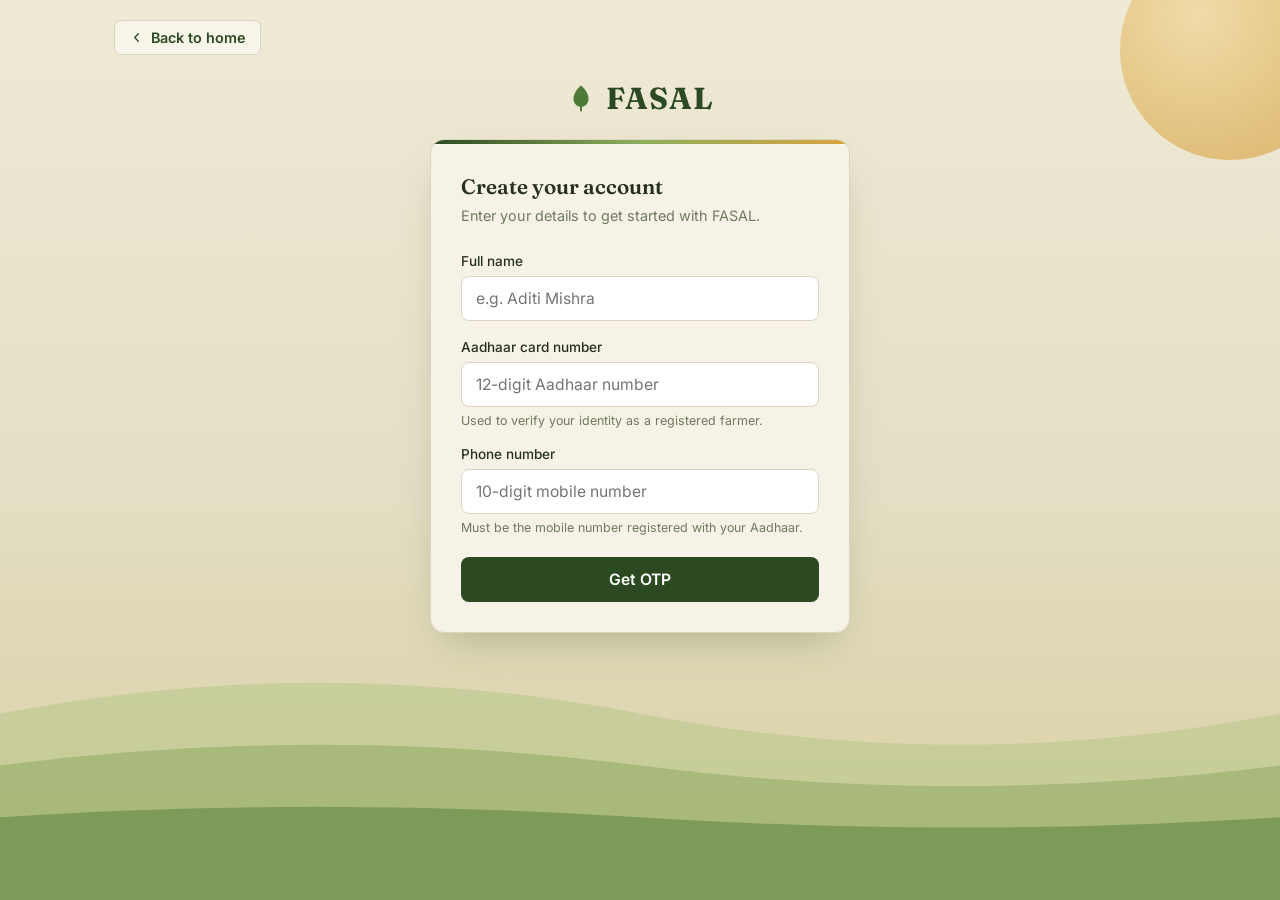
<file: index.html>
<!DOCTYPE html>
<html lang="en">
<head>
<meta charset="UTF-8">
<meta name="viewport" content="width=device-width, initial-scale=1.0">
<title>FASAL — Create your account</title>
<link rel="preconnect" href="https://fonts.googleapis.com">
<link href="https://fonts.googleapis.com/css2?family=Fraunces:wght@500;600;700&family=Inter:wght@400;500;600&display=swap" rel="stylesheet">
<link rel="stylesheet" href="style.css">
<script src="script.js" defer></script>
</head>
<body>

<div class="sun"></div>
<svg class="field-rows" viewBox="0 0 1440 400" preserveAspectRatio="none" xmlns="http://www.w3.org/2000/svg">
  <path d="M0,400 L0,220 Q360,160 720,220 T1440,220 L1440,400 Z" fill="#B7C68A" opacity="0.55"/>
  <path d="M0,400 L0,270 Q360,230 720,270 T1440,270 L1440,400 Z" fill="#93AE68" opacity="0.6"/>
  <path d="M0,400 L0,320 Q360,300 720,320 T1440,320 L1440,400 Z" fill="#6E8F4E" opacity="0.75"/>
</svg>

<div class="topbar">
  <a href="home.html" class="home-link">
    <svg viewBox="0 0 24 24" fill="none" stroke="currentColor" stroke-width="2" stroke-linecap="round" stroke-linejoin="round">
      <path d="M15 18l-6-6 6-6"/>
    </svg>
    Back to home
  </a>
</div>

<div class="page-center">
<div class="wrap">
  <div class="brand-row">
    <svg viewBox="0 0 24 24" fill="none">
      <path d="M12 2C12 2 6 6.5 6 12.5C6 16.09 8.69 19 12 19C15.31 19 18 16.09 18 12.5C18 6.5 12 2 12 2Z" fill="#4E7A38"/>
      <path d="M12 19V22" stroke="#4E7A38" stroke-width="1.6" stroke-linecap="round"/>
    </svg>
    <h1>FASAL</h1>
  </div>

  <div class="card">

    <!-- STEP 1: Name + Aadhaar + Phone -->
    <div class="step active" id="step1">
      <div class="step-title">Create your account</div>
      <div class="step-sub">Enter your details to get started with FASAL.</div>

      <div class="field" id="nameField">
        <label for="fullName">Full name</label>
        <input type="text" id="fullName" placeholder="e.g. Aditi Mishra" autocomplete="name">
        <div class="err">Please enter your full name.</div>
      </div>

      <div class="field" id="aadhaarField">
        <label for="aadhaar">Aadhaar card number</label>
        <input type="text" id="aadhaar" placeholder="12-digit Aadhaar number" maxlength="12" inputmode="numeric">
        <div class="hint">Used to verify your identity as a registered farmer.</div>
        <div class="err">Enter a valid 12-digit Aadhaar number.</div>
      </div>

      <div class="field" id="phoneField">
        <label for="phone">Phone number</label>
        <input type="tel" id="phone" placeholder="10-digit mobile number" maxlength="10" autocomplete="tel">
        <div class="hint">Must be the mobile number registered with your Aadhaar.</div>
        <div class="err">Enter a valid 10-digit phone number.</div>
      </div>

      <button class="btn" id="getOtpBtn">Get OTP</button>
    </div>

    <!-- STEP 2: OTP -->
    <div class="step" id="step2">
      <div class="step-title">Verify your number</div>
      <div class="step-sub">We've sent a one-time code to <span id="phoneEcho"></span>.</div>

      <div class="field" id="otpField">
        <label for="otp">Enter OTP</label>
        <input type="text" id="otp" placeholder="6-digit code" maxlength="6">
        <div class="hint">Demo mode — enter any 6 digits to continue.</div>
        <div class="err">Enter a valid 6-digit OTP.</div>
      </div>

      <button class="btn" id="verifyOtpBtn">Verify &amp; continue</button>
      <a class="back-link" id="backTo1">&larr; Back</a>
    </div>

    <!-- STEP 3: Create password -->
    <div class="step" id="step3">
      <div class="step-title">Set your password</div>
      <div class="step-sub">Your FARM ID has been generated automatically.</div>

      <div class="uid-display">
        <div>
          <span class="uid-label">Your FARM ID</span>
          <span class="uid-text" id="uidText"></span>
        </div>
        <span class="uid-tag">Auto-generated</span>
      </div>

      <div class="field" id="pwField">
        <label for="password">Create password</label>
        <input type="password" id="password" placeholder="At least 6 characters" autocomplete="new-password">
        <div class="err">Password must be at least 6 characters.</div>
      </div>

      <div class="field" id="pwConfirmField">
        <label for="passwordConfirm">Confirm password</label>
        <input type="password" id="passwordConfirm" placeholder="Re-enter your password" autocomplete="new-password">
        <div class="err">Passwords do not match.</div>
      </div>

      <button class="btn" id="createAccountBtn">Create account</button>
    </div>

    <!-- STEP 4: Success -->
    <div class="step success" id="step4">
      <div class="success-icon">
        <svg viewBox="0 0 24 24" fill="none">
          <path d="M5 13l4 4L19 7" stroke="#fff" stroke-width="2.4" stroke-linecap="round" stroke-linejoin="round"/>
        </svg>
      </div>
      <div class="step-title">Account created successfully</div>
      <div class="step-sub">Welcome to FASAL, <span id="nameEcho"></span>. You can now sign in with your new credentials.</div>

      <div class="uid-display">
        <div>
          <span class="uid-label">FARM ID</span>
          <span class="uid-text" id="uidFinal"></span>
        </div>
      </div>

      <button class="btn" id="doneBtn">Continue to sign in</button>
      <a href="fasal-home.html" class="home-cta">Back to FASAL home</a>
    </div>

  </div>
</div>
</div>



</body>
</html>
</file>
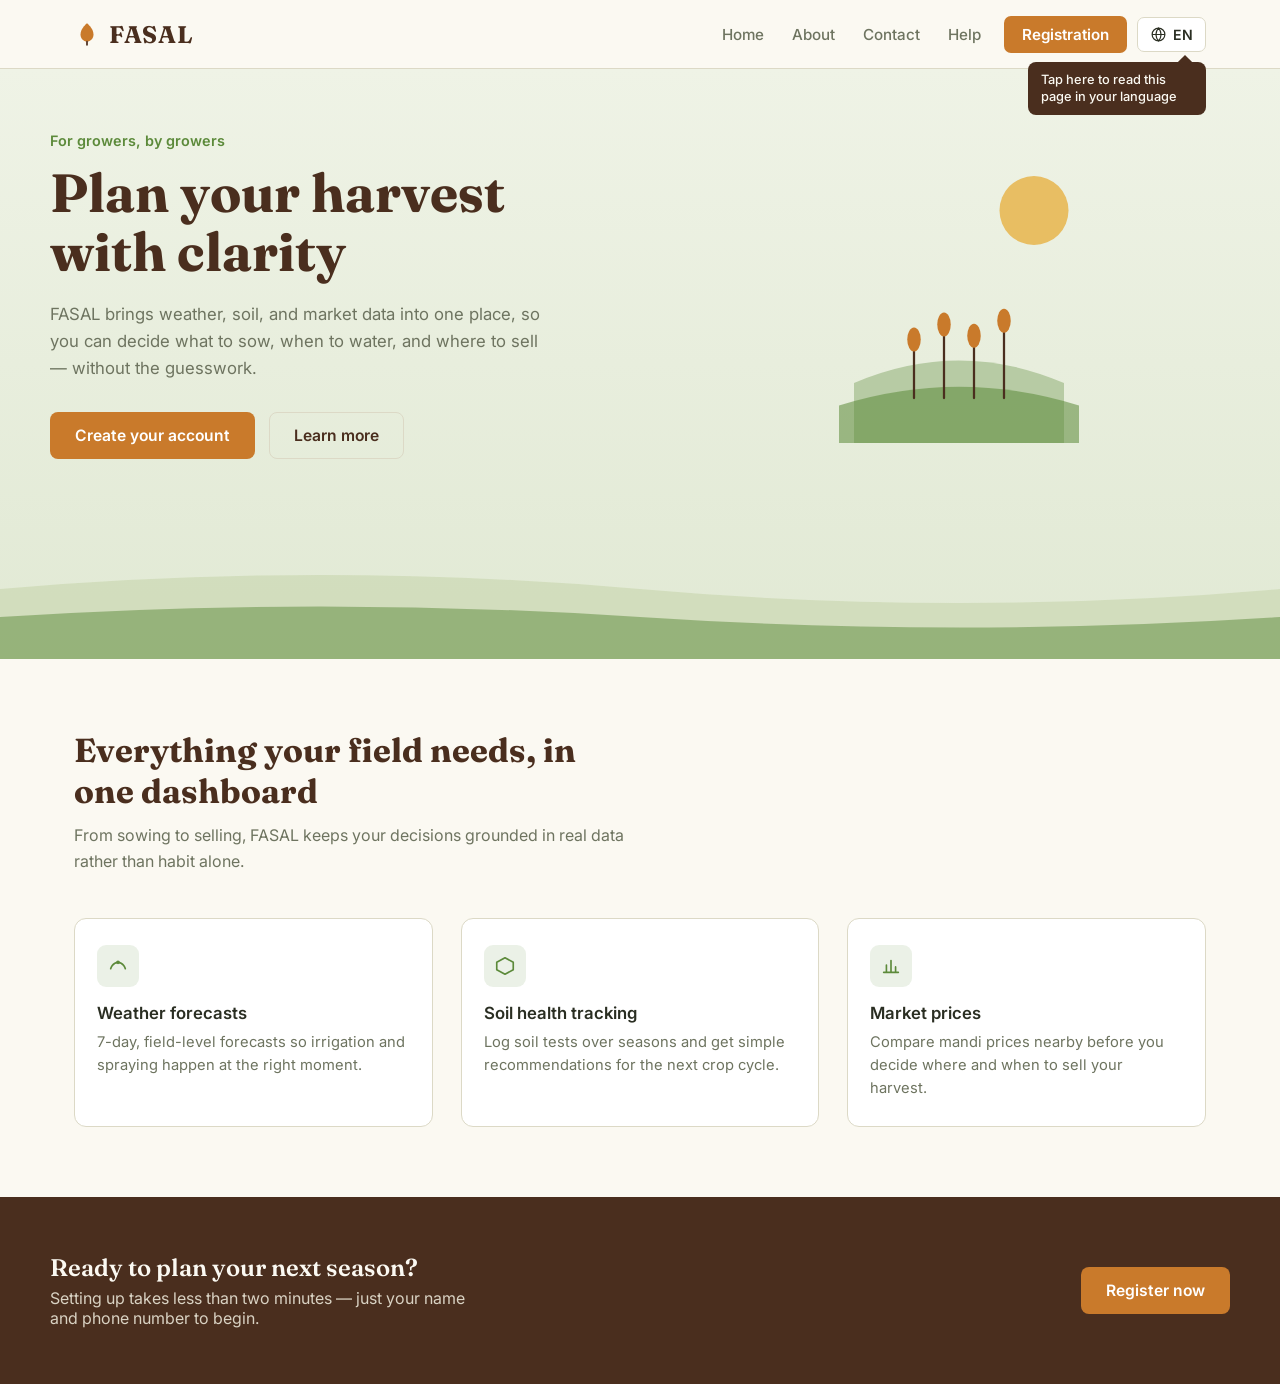
<file: home.html>
<!DOCTYPE html>
<html lang="en" id="htmlRoot">
<head>
<meta charset="UTF-8">
<meta name="viewport" content="width=device-width, initial-scale=1.0">
<title>FASAL BAZAR </title>
<link rel="preconnect" href="https://fonts.googleapis.com">
<link href="https://fonts.googleapis.com/css2?family=Fraunces:wght@500;600;700&family=Inter:wght@400;500;600&display=swap" rel="stylesheet">
<link rel="stylesheet" href="home.css">
<script src="home.js" defer></script>

</head>
<body>

<header class="site-header">
  <div class="nav-inner">
    <a href="#home" class="brand">
      <svg viewBox="0 0 24 24" fill="none">
        <path d="M12 2C12 2 6 6.5 6 12.5C6 16.09 8.69 19 12 19C15.31 19 18 16.09 18 12.5C18 6.5 12 2 12 2Z" fill="#C97A2B"/>
        <path d="M12 19V22" stroke="#4A2E1E" stroke-width="1.6" stroke-linecap="round"/>
      </svg>
      <span>FASAL</span>
    </a>

    <div class="nav-right">
      <ul class="nav-links">
        <li><a href="#home" data-i18n="nav_home">Home</a></li>
        <li><a href="#about" data-i18n="nav_about">About</a></li>
        <li><a href="#contact" data-i18n="nav_contact">Contact</a></li>
        <li><a href="#help" data-i18n="nav_help">Help</a></li>
      </ul>

      <a href="index.html" class="btn-register" data-i18n="nav_register">Registration</a>

      <div class="lang-wrap needs-attention" id="langWrap">
        <button class="lang-btn" id="langBtn" aria-haspopup="true" aria-expanded="false">
          <svg viewBox="0 0 24 24" fill="none" stroke="currentColor" stroke-width="1.7">
            <circle cx="12" cy="12" r="9"/>
            <path d="M3 12h18M12 3c2.4 2.6 3.6 5.7 3.6 9s-1.2 6.4-3.6 9c-2.4-2.6-3.6-5.7-3.6-9s1.2-6.4 3.6-9z"/>
          </svg>
          <span id="langBtnLabel">EN</span>
        </button>
        <div class="lang-tooltip" id="langTooltip">Tap here to read this page in your language</div>
        <div class="lang-menu" id="langMenu"></div>
      </div>

      <button class="hamburger" id="hamburger" aria-label="Toggle menu" aria-expanded="false" aria-controls="mobilePanel">
      </button>
    </div>
  </div>

  <div class="mobile-panel" id="mobilePanel">
    <ul>
      <li><a href="#home" data-i18n="nav_home">Home</a></li>
      <li><a href="#about" data-i18n="nav_about">About</a></li>
      <li><a href="#contact" data-i18n="nav_contact">Contact</a></li>
      <li><a href="#help" data-i18n="nav_help">Help</a></li>
    </ul>
    <a href="index.html" class="btn-register" data-i18n="nav_register">Registration</a>
    <div class="mobile-lang">
      <div class="lbl" data-i18n="lang_label">Choose language</div>
      <div class="mobile-lang-grid" id="mobileLangGrid"></div>
    </div>
  </div>

</header>
<main>
  <section class="hero" id="home">
    <div class="hero-inner">
      <div class="hero-copy">
        <div class="kicker" data-i18n="hero_kicker">For growers, by growers</div>
        <h1 data-i18n="hero_title">Plan your harvest with clarity</h1>
        <p data-i18n="hero_body">FASAL brings weather, soil, and market data into one place, so you can decide what to sow, when to water, and where to sell — without the guesswork.</p>
        <div class="hero-actions">
          <a href="index.html" class="btn btn-primary" data-i18n="hero_cta_primary">Create your account</a>
          <a href="#about" class="btn btn-ghost" data-i18n="hero_cta_ghost">Learn more</a>
        </div>
      </div>

      <div class="hero-art">
        <svg viewBox="0 0 400 400" fill="none">
          <circle cx="300" cy="90" r="46" fill="#E8B54D" opacity="0.85"/>
          <path d="M60 320 Q200 260 340 320 L340 400 L60 400 Z" fill="#5C8A3A" opacity="0.35"/>
          <path d="M40 350 Q200 300 360 350 L360 400 L40 400 Z" fill="#5C8A3A" opacity="0.55"/>
          <g stroke="#4A2E1E" stroke-width="3" stroke-linecap="round">
            <path d="M140 340 V270"/>
            <path d="M180 340 V250"/>
            <path d="M220 340 V265"/>
            <path d="M260 340 V245"/>
          </g>
          <g fill="#C97A2B">
            <ellipse cx="140" cy="262" rx="9" ry="16"/>
            <ellipse cx="180" cy="242" rx="9" ry="16"/>
            <ellipse cx="220" cy="257" rx="9" ry="16"/>
            <ellipse cx="260" cy="237" rx="9" ry="16"/>
          </g>
        </svg>
      </div>
    </div>

    <div class="field-band">
      <svg viewBox="0 0 1440 200" preserveAspectRatio="none">
        <path d="M0,200 L0,100 Q360,60 720,100 T1440,100 L1440,200 Z" fill="#C9D6AE" opacity="0.6"/>
        <path d="M0,200 L0,140 Q360,110 720,140 T1440,140 L1440,200 Z" fill="#5C8A3A" opacity="0.5"/>
      </svg>
    </div>
  </section>

  <section class="features" id="about">
    <div class="section-head">
      <h2 data-i18n="features_title">Everything your field needs, in one dashboard</h2>
      <p data-i18n="features_sub">From sowing to selling, FASAL keeps your decisions grounded in real data rather than habit alone.</p>
    </div>

    <div class="feature-grid">
      <div class="feature">
        <div class="icon">
          <svg viewBox="0 0 24 24" fill="none"><path d="M4 15C4 15 6 8 12 8C18 8 20 15 20 15" stroke="#5C8A3A" stroke-width="1.8" stroke-linecap="round"/><circle cx="12" cy="8" r="2" fill="#5C8A3A"/></svg>
        </div>
        <h3 data-i18n="feature1_title">Weather forecasts</h3>
        <p data-i18n="feature1_body">7-day, field-level forecasts so irrigation and spraying happen at the right moment.</p>
      </div>
      <div class="feature">
        <div class="icon">
          <svg viewBox="0 0 24 24" fill="none"><path d="M12 3L21 8V16L12 21L3 16V8L12 3Z" stroke="#5C8A3A" stroke-width="1.8" stroke-linejoin="round"/></svg>
        </div>
        <h3 data-i18n="feature2_title">Soil health tracking</h3>
        <p data-i18n="feature2_body">Log soil tests over seasons and get simple recommendations for the next crop cycle.</p>
      </div>
      <div class="feature">
        <div class="icon">
          <svg viewBox="0 0 24 24" fill="none"><path d="M4 19H20M7 19V11M12 19V6M17 19V13" stroke="#5C8A3A" stroke-width="1.8" stroke-linecap="round"/></svg>
        </div>
        <h3 data-i18n="feature3_title">Market prices</h3>
        <p data-i18n="feature3_body">Compare mandi prices nearby before you decide where and when to sell your harvest.</p>
      </div>
    </div>
  </section>

  <section class="cta-strip" id="contact">
    <div class="cta-inner">
      <div>
        <h2 data-i18n="cta_title">Ready to plan your next season?</h2>
        <p data-i18n="cta_body">Setting up takes less than two minutes — just your name and phone number to begin.</p>
      </div>
      <a href="index.html" class="btn btn-primary" data-i18n="cta_button">Register now</a>
    </div>
  </section>
</main>
</body>
</html>
</file>
<file: style.css>
:root {
    --soil: #3B2C1F;
    --leaf-dark: #2C4A22;
    --leaf: #4E7A38;
    --leaf-light: #8CAE5C;
    --wheat: #D9A441;
    --cream: #F7F2E7;
    --ink: #26301F;
    --muted: #6E7A5E;
    --line: #DCD4BF;
    --error: #A8442C;
    --font-display: 'Fraunces', serif;
    --font-body: 'Inter', system-ui, sans-serif;
  }

  * { box-sizing: border-box; margin: 0; padding: 0; }

  body {
    font-family: var(--font-body);
    color: var(--ink);
    min-height: 100vh;
    background: linear-gradient(180deg, #EFEAD6 0%, #E4DEC4 55%, #D8CF9F 100%);
    position: relative;
    overflow-x: hidden;
  }

  /* ---------- top bar linking back to home ---------- */
  .topbar {
    position: relative;
    z-index: 5;
    display: flex;
    align-items: center;
    justify-content: space-between;
    max-width: 1100px;
    margin: 0 auto;
    padding: 20px 24px 0;
  }

  .topbar .home-link {
    display: flex;
    align-items: center;
    gap: 7px;
    text-decoration: none;
    color: var(--leaf-dark);
    font-size: 0.9rem;
    font-weight: 600;
    padding: 8px 14px;
    border-radius: 7px;
    border: 1px solid var(--line);
    background: rgba(255,255,255,0.5);
    transition: background 0.15s ease, border-color 0.15s ease;
  }

  .topbar .home-link:hover {
    background: #fff;
    border-color: var(--leaf-light);
  }

  .topbar .home-link svg { width: 15px; height: 15px; }

  /* ---------- background field motif ---------- */
  .field-rows {
    position: fixed;
    left: 0; right: 0; bottom: 0;
    height: 46vh;
    width: 100%;
    z-index: 0;
    pointer-events: none;
  }

  .sun {
    position: fixed;
    top: -60px; right: -60px;
    width: 220px; height: 220px;
    border-radius: 50%;
    background: radial-gradient(circle at 35% 35%, #F1D28A, var(--wheat) 70%);
    opacity: 0.6;
    z-index: 0;
  }

  /* ---------- page shell ---------- */
  .page-center {
    display: flex;
    align-items: center;
    justify-content: center;
    padding: 24px 20px 50px;
  }

  .wrap {
    position: relative;
    z-index: 1;
    width: 100%;
    max-width: 420px;
  }

  .brand-row {
    display: flex;
    align-items: center;
    gap: 10px;
    justify-content: center;
    margin-bottom: 22px;
  }

  .brand-row svg { width: 30px; height: 30px; flex-shrink: 0; }

  .brand-row h1 {
    font-family: var(--font-display);
    font-weight: 700;
    font-size: 1.9rem;
    letter-spacing: 0.03em;
    color: var(--leaf-dark);
  }

  .card {
    background: var(--cream);
    border: 1px solid var(--line);
    border-radius: 14px;
    padding: 34px 30px 30px;
    box-shadow: 0 18px 40px -18px rgba(44, 74, 34, 0.35);
    position: relative;
    overflow: hidden;
  }

  .card::before {
    content: "";
    position: absolute;
    top: 0; left: 0; right: 0;
    height: 4px;
    background: linear-gradient(90deg, var(--leaf-dark), var(--leaf-light), var(--wheat));
  }

  .step-title {
    font-family: var(--font-display);
    font-size: 1.3rem;
    font-weight: 600;
    color: var(--ink);
    margin-bottom: 6px;
  }

  .step-sub {
    font-size: 0.9rem;
    color: var(--muted);
    margin-bottom: 26px;
    line-height: 1.5;
  }

  .field {
    margin-bottom: 18px;
  }

  .field label {
    display: block;
    font-size: 0.85rem;
    font-weight: 500;
    color: var(--ink);
    margin-bottom: 7px;
  }

  .field input {
    width: 100%;
    font-family: var(--font-body);
    font-size: 0.98rem;
    padding: 12px 14px;
    border: 1px solid var(--line);
    border-radius: 8px;
    background: #FFFFFF;
    color: var(--ink);
    outline: none;
    transition: border-color 0.15s ease, box-shadow 0.15s ease;
  }

  .field input:focus {
    border-color: var(--leaf);
    box-shadow: 0 0 0 3px rgba(78, 122, 56, 0.15);
  }

  .field .hint {
    font-size: 0.78rem;
    color: var(--muted);
    margin-top: 6px;
  }

  .field .err {
    font-size: 0.78rem;
    color: var(--error);
    margin-top: 6px;
    display: none;
  }

  .field.invalid input { border-color: var(--error); }
  .field.invalid .err { display: block; }

  .uid-display {
    display: flex;
    align-items: center;
    justify-content: space-between;
    background: #EFE9D6;
    border: 1px dashed var(--leaf-light);
    border-radius: 8px;
    padding: 12px 14px;
    margin-bottom: 22px;
  }

  .uid-display .uid-text {
    font-family: var(--font-body);
    font-weight: 600;
    font-size: 1rem;
    color: var(--leaf-dark);
    letter-spacing: 0.02em;
  }

  .uid-display .uid-label {
    font-size: 0.72rem;
    color: var(--muted);
    display: block;
    margin-bottom: 3px;
    font-weight: 500;
  }

  .uid-tag {
    font-size: 0.7rem;
    background: var(--leaf);
    color: #fff;
    padding: 3px 8px;
    border-radius: 20px;
    font-weight: 600;
  }

  .btn {
    width: 100%;
    font-family: var(--font-body);
    font-size: 0.98rem;
    font-weight: 600;
    padding: 13px 16px;
    border-radius: 8px;
    border: none;
    cursor: pointer;
    background: var(--leaf-dark);
    color: #fff;
    transition: background 0.15s ease, transform 0.1s ease;
    margin-top: 4px;
  }

  .btn:hover { background: var(--leaf); }
  .btn:active { transform: scale(0.98); }

  .btn:disabled {
    background: #B8C2AC;
    cursor: not-allowed;
  }

  .back-link {
    display: inline-block;
    margin-top: 18px;
    font-size: 0.85rem;
    color: var(--muted);
    text-decoration: none;
    cursor: pointer;
  }

  .back-link:hover { color: var(--leaf-dark); }

  /* ---------- steps ---------- */
  .step { display: none; }
  .step.active { display: block; }

  /* ---------- success ---------- */
  .success-icon {
    width: 64px; height: 64px;
    border-radius: 50%;
    background: var(--leaf);
    display: flex;
    align-items: center;
    justify-content: center;
    margin: 0 auto 18px;
  }

  .success-icon svg { width: 30px; height: 30px; }

  .step.success { text-align: center; }
  .step.success .step-title { font-size: 1.35rem; }
  .step.success .uid-display { text-align: left; margin-top: 22px; }

  .step.success .home-cta {
    display: block;
    text-align: center;
    margin-top: 12px;
    font-size: 0.85rem;
    color: var(--muted);
    text-decoration: none;
  }

  .step.success .home-cta:hover { color: var(--leaf-dark); }

  @media (max-width: 480px) {
    .card { padding: 28px 22px 24px; }
    .brand-row h1 { font-size: 1.7rem; }
    .topbar { padding: 16px 18px 0; }
  }
</file>
<file: home.css>
:root {
    --harvest: #C97A2B;
    --harvest-dark: #A5601C;
    --wheat: #E8B54D;
    --soil: #4A2E1E;
    --sprout: #5C8A3A;
    --sky-top: #EFF3E6;
    --sky-bottom: #E1E9D4;
    --ink: #2A2E22;
    --muted: #6E7460;
    --line: #DCD9C6;
    --paper: #FBF9F2;
    --font-display: 'Fraunces', serif;
    --font-body: 'Inter', system-ui, sans-serif;
  }

  * { box-sizing: border-box; margin: 0; padding: 0; }

  html { scroll-behavior: smooth; }

  body {
    font-family: var(--font-body);
    color: var(--ink);
    background: var(--paper);
  }

  a { color: inherit; }

  /* ============ NAVBAR (fixed to top) ============ */
  header.site-header {
    position: fixed;
    top: 0; left: 0; right: 0;
    z-index: 300;
    background: rgba(251, 249, 242, 0.94);
    backdrop-filter: blur(6px);
    border-bottom: 1px solid var(--line);
  }

  body { padding-top: 68px; } /* offset for fixed header */

  .nav-inner {
    max-width: 1180px;
    margin: 0 auto;
    display: flex;
    align-items: center;
    justify-content: space-between;
    padding: 0 24px;
    height: 68px;
    gap: 16px;
  }

  .brand {
    display: flex;
    align-items: center;
    gap: 9px;
    text-decoration: none;
    flex-shrink: 0;
  }

  .brand svg { width: 26px; height: 26px; flex-shrink: 0; }

  .brand span {
    font-family: var(--font-display);
    font-weight: 700;
    font-size: 1.5rem;
    letter-spacing: 0.03em;
    color: var(--soil);
  }

  .nav-right {
    display: flex;
    align-items: center;
    gap: 6px;
  }

  .nav-links {
    display: flex;
    align-items: center;
    gap: 2px;
    list-style: none;
  }

  .nav-links li a {
    display: block;
    text-decoration: none;
    font-size: 0.95rem;
    font-weight: 500;
    color: var(--muted);
    padding: 9px 13px;
    border-radius: 7px;
    white-space: nowrap;
    transition: color 0.15s ease, background 0.15s ease;
  }

  .nav-links li a:hover {
    color: var(--soil);
    background: rgba(92, 138, 58, 0.09);
  }

  .btn-register {
    display: inline-block;
    text-decoration: none;
    color: #fff;
    background: var(--harvest);
    font-weight: 600;
    font-size: 0.95rem;
    padding: 9px 18px;
    border-radius: 7px;
    margin-left: 4px;
    white-space: nowrap;
    transition: background 0.15s ease;
  }

  .btn-register:hover { background: var(--harvest-dark); }

  /* ---------- language switcher ---------- */
  .lang-wrap {
    position: relative;
    margin-left: 4px;
  }

  .lang-btn {
    display: flex;
    align-items: center;
    gap: 6px;
    background: #fff;
    border: 1px solid var(--line);
    color: var(--ink);
    font-family: var(--font-body);
    font-size: 0.88rem;
    font-weight: 600;
    padding: 8px 12px;
    border-radius: 7px;
    cursor: pointer;
    position: relative;
  }

  .lang-btn svg { width: 17px; height: 17px; flex-shrink: 0; }

  .lang-btn:hover { border-color: var(--sprout); }

  /* pulsing highlight ring to draw attention */
  .lang-wrap.needs-attention .lang-btn {
    animation: langPulse 1.8s ease-out infinite;
  }

  @keyframes langPulse {
    0%   { box-shadow: 0 0 0 0 rgba(201, 122, 43, 0.45); }
    70%  { box-shadow: 0 0 0 9px rgba(201, 122, 43, 0); }
    100% { box-shadow: 0 0 0 0 rgba(201, 122, 43, 0); }
  }

  .lang-tooltip {
    position: absolute;
    top: calc(100% + 10px);
    right: 0;
    background: var(--soil);
    color: var(--paper);
    font-size: 0.8rem;
    font-weight: 500;
    padding: 9px 13px;
    border-radius: 8px;
    width: 178px;
    line-height: 1.4;
    opacity: 0;
    transform: translateY(-4px);
    pointer-events: none;
    transition: opacity 0.2s ease, transform 0.2s ease;
    z-index: 310;
  }

  .lang-tooltip::after {
    content: "";
    position: absolute;
    top: -5px;
    right: 16px;
    width: 10px; height: 10px;
    background: var(--soil);
    transform: rotate(45deg);
  }

  .lang-wrap.show-tooltip .lang-tooltip {
    opacity: 1;
    transform: translateY(0);
  }

  .lang-menu {
    position: absolute;
    top: calc(100% + 10px);
    right: 0;
    background: #fff;
    border: 1px solid var(--line);
    border-radius: 10px;
    box-shadow: 0 14px 30px -12px rgba(42, 46, 34, 0.25);
    min-width: 168px;
    padding: 6px;
    display: none;
    z-index: 320;
  }

  .lang-menu.open { display: block; }

  .lang-menu button {
    width: 100%;
    display: flex;
    align-items: center;
    justify-content: space-between;
    gap: 10px;
    background: none;
    border: none;
    text-align: left;
    font-family: var(--font-body);
    font-size: 0.92rem;
    color: var(--ink);
    padding: 9px 10px;
    border-radius: 6px;
    cursor: pointer;
  }

  .lang-menu button:hover { background: rgba(92, 138, 58, 0.1); }

  .lang-menu button .native { font-weight: 600; }
  .lang-menu button .code { font-size: 0.72rem; color: var(--muted); }

  .lang-menu button.active { background: rgba(201, 122, 43, 0.12); }
  .lang-menu button.active .native { color: var(--harvest-dark); }

  /* hamburger */
  .hamburger {
    display: none;
    flex-direction: column;
    justify-content: center;
    gap: 5px;
    width: 40px;
    height: 40px;
    background: none;
    border: none;
    cursor: pointer;
  }

  .hamburger span {
    display: block;
    width: 22px;
    height: 2px;
    background: var(--soil);
    margin: 0 auto;
    transition: transform 0.25s ease, opacity 0.25s ease;
    transform-origin: center;
  }

  .hamburger[aria-expanded="true"] span:nth-child(1) { transform: translateY(7px) rotate(45deg); }
  .hamburger[aria-expanded="true"] span:nth-child(2) { opacity: 0; }
  .hamburger[aria-expanded="true"] span:nth-child(3) { transform: translateY(-7px) rotate(-45deg); }

  .mobile-panel {
    display: none;
    max-height: 0;
    overflow: hidden;
    background: var(--paper);
    border-top: 1px solid transparent;
    transition: max-height 0.28s ease;
  }

  .mobile-panel.open {
    max-height: 460px;
    border-top-color: var(--line);
  }

  .mobile-panel ul {
    list-style: none;
    padding: 10px 24px 10px;
  }

  .mobile-panel a {
    display: block;
    text-decoration: none;
    color: var(--ink);
    font-size: 1rem;
    font-weight: 500;
    padding: 13px 4px;
    border-bottom: 1px solid var(--line);
  }

  .mobile-panel .btn-register {
    display: block;
    text-align: center;
    margin: 14px 24px 6px;
    padding: 12px 4px;
  }

  .mobile-lang {
    padding: 4px 24px 20px;
  }

  .mobile-lang .lbl {
    font-size: 0.78rem;
    font-weight: 600;
    color: var(--muted);
    margin-bottom: 8px;
  }

  .mobile-lang-grid {
    display: grid;
    grid-template-columns: 1fr 1fr;
    gap: 8px;
  }

  .mobile-lang-grid button {
    font-family: var(--font-body);
    font-size: 0.9rem;
    font-weight: 600;
    padding: 10px;
    border-radius: 7px;
    border: 1px solid var(--line);
    background: #fff;
    cursor: pointer;
  }

  .mobile-lang-grid button.active {
    border-color: var(--harvest);
    color: var(--harvest-dark);
    background: rgba(201, 122, 43, 0.1);
  }

  @media (max-width: 900px) {
    .nav-links { display: none; }
    .nav-right .btn-register { display: none; }
    .hamburger { display: flex; }
    .mobile-panel { display: block; }
  }

  /* ============ HERO ============ */
  .hero {
    position: relative;
    background: linear-gradient(180deg, var(--sky-top), var(--sky-bottom));
    overflow: hidden;
    padding: 64px  0 0 ;
  }

  .hero-inner {
    max-width: 1180px;
    margin: 0 auto;
    display: grid;
    grid-template-columns: 1.05fr 0.95fr;
    gap: 40px;
    align-items: center;
    position: relative;
    z-index: 2;
  }

  .hero-copy .kicker {
    font-size: 0.9rem;
    font-weight: 600;
    color: var(--sprout);
    margin-bottom: 14px;
  }

  .hero-copy h1 {
    font-family: var(--font-display);
    font-weight: 700;
    font-size: clamp(2.2rem, 4.2vw, 3.4rem);
    line-height: 1.1;
    color: var(--soil);
    margin-bottom: 20px;
    max-width: 13ch;
  }

  .hero-copy p {
    font-size: 1.05rem;
    color: var(--muted);
    line-height: 1.6;
    max-width: 46ch;
    margin-bottom: 30px;
  }

  .hero-actions { display: flex; gap: 14px; flex-wrap: wrap; }

  .btn {
    display: inline-block;
    font-family: var(--font-body);
    font-weight: 600;
    font-size: 0.98rem;
    padding: 13px 24px;
    border-radius: 8px;
    text-decoration: none;
    transition: background 0.15s ease, transform 0.1s ease, border-color 0.15s ease;
    cursor: pointer;
    border: 1px solid transparent;
  }

  .btn-primary { background: var(--harvest); color: #fff; }
  .btn-primary:hover { background: var(--harvest-dark); }
  .btn-primary:active { transform: scale(0.98); }

  .btn-ghost {
    background: transparent;
    color: var(--soil);
    border-color: var(--line);
  }
  .btn-ghost:hover { border-color: var(--sprout); color: var(--sprout); }

  .hero-art {
    position: relative;
    aspect-ratio: 1 / 1;
    max-width: 420px;
    margin: 0 auto;
  }

  .hero-art svg { width: 100%; height: 100%; }

  .field-band {
    position: relative;
    margin-top: 60px;   
    height: 140px;
    width: 100%;
    z-index: 1;
  }

  .field-band svg { width: 100%; height: 100%; display: block; }

  /* ============ FEATURES ============ */
  .features {
    max-width: 1180px;
    margin: 0 auto;
    padding: 70px 24px;
  }

  .section-head { max-width: 56ch; margin-bottom: 44px; }

  .section-head h2 {
    font-family: var(--font-display);
    font-size: clamp(1.6rem, 2.6vw, 2.1rem);
    color: var(--soil);
    margin-bottom: 12px;
  }

  .section-head p { color: var(--muted); line-height: 1.6; }

  .feature-grid {
    display: grid;
    grid-template-columns: repeat(3, 1fr);
    gap: 28px;
  }

  .feature {
    border: 1px solid var(--line);
    border-radius: 12px;
    padding: 26px 22px;
    background: #fff;
  }

  .feature .icon {
    width: 42px; height: 42px;
    border-radius: 9px;
    background: rgba(92, 138, 58, 0.12);
    display: flex;
    align-items: center;
    justify-content: center;
    margin-bottom: 16px;
  }

  .feature .icon svg { width: 22px; height: 22px; }

  .feature h3 {
    font-size: 1.05rem;
    font-weight: 600;
    margin-bottom: 8px;
    color: var(--ink);
  }

  .feature p { font-size: 0.92rem; color: var(--muted); line-height: 1.55; }

  @media (max-width: 900px) {
    .hero-inner { grid-template-columns: 1fr; text-align: left; }
    .hero-art { max-width: 300px; margin-top: 20px; }
    .feature-grid { grid-template-columns: 1fr; }
  }

  /* ============ CTA STRIP ============ */
  .cta-strip {
    background: var(--soil);
    color: var(--paper);
    padding: 56px 24px;
  }

  .cta-inner {
    max-width: 1180px;
    margin: 0 auto;
    display: flex;
    align-items: center;
    justify-content: space-between;
    gap: 24px;
    flex-wrap: wrap;
  }

  .cta-inner h2 {
    font-family: var(--font-display);
    font-size: 1.5rem;
    font-weight: 600;
  }

  .cta-inner p { color: #D9D2C3; margin-top: 6px; max-width: 42ch; }

  /* ============ FOOTER ============ */
  footer {
    padding: 40px 24px;
    border-top: 1px solid var(--line);
  }

  .footer-inner {
    max-width: 1180px;
    margin: 0 auto;
    display: flex;
    align-items: center;
    justify-content: space-between;
    flex-wrap: wrap;
    gap: 16px;
  }

  .footer-inner .brand span { font-size: 1.15rem; }

  .footer-links {
    display: flex;
    gap: 20px;
    list-style: none;
    font-size: 0.88rem;
    color: var(--muted);
  }

  .footer-links a { text-decoration: none; }
  .footer-links a:hover { color: var(--soil); }

  #home { scroll-margin-top: 84px; }
</file>
